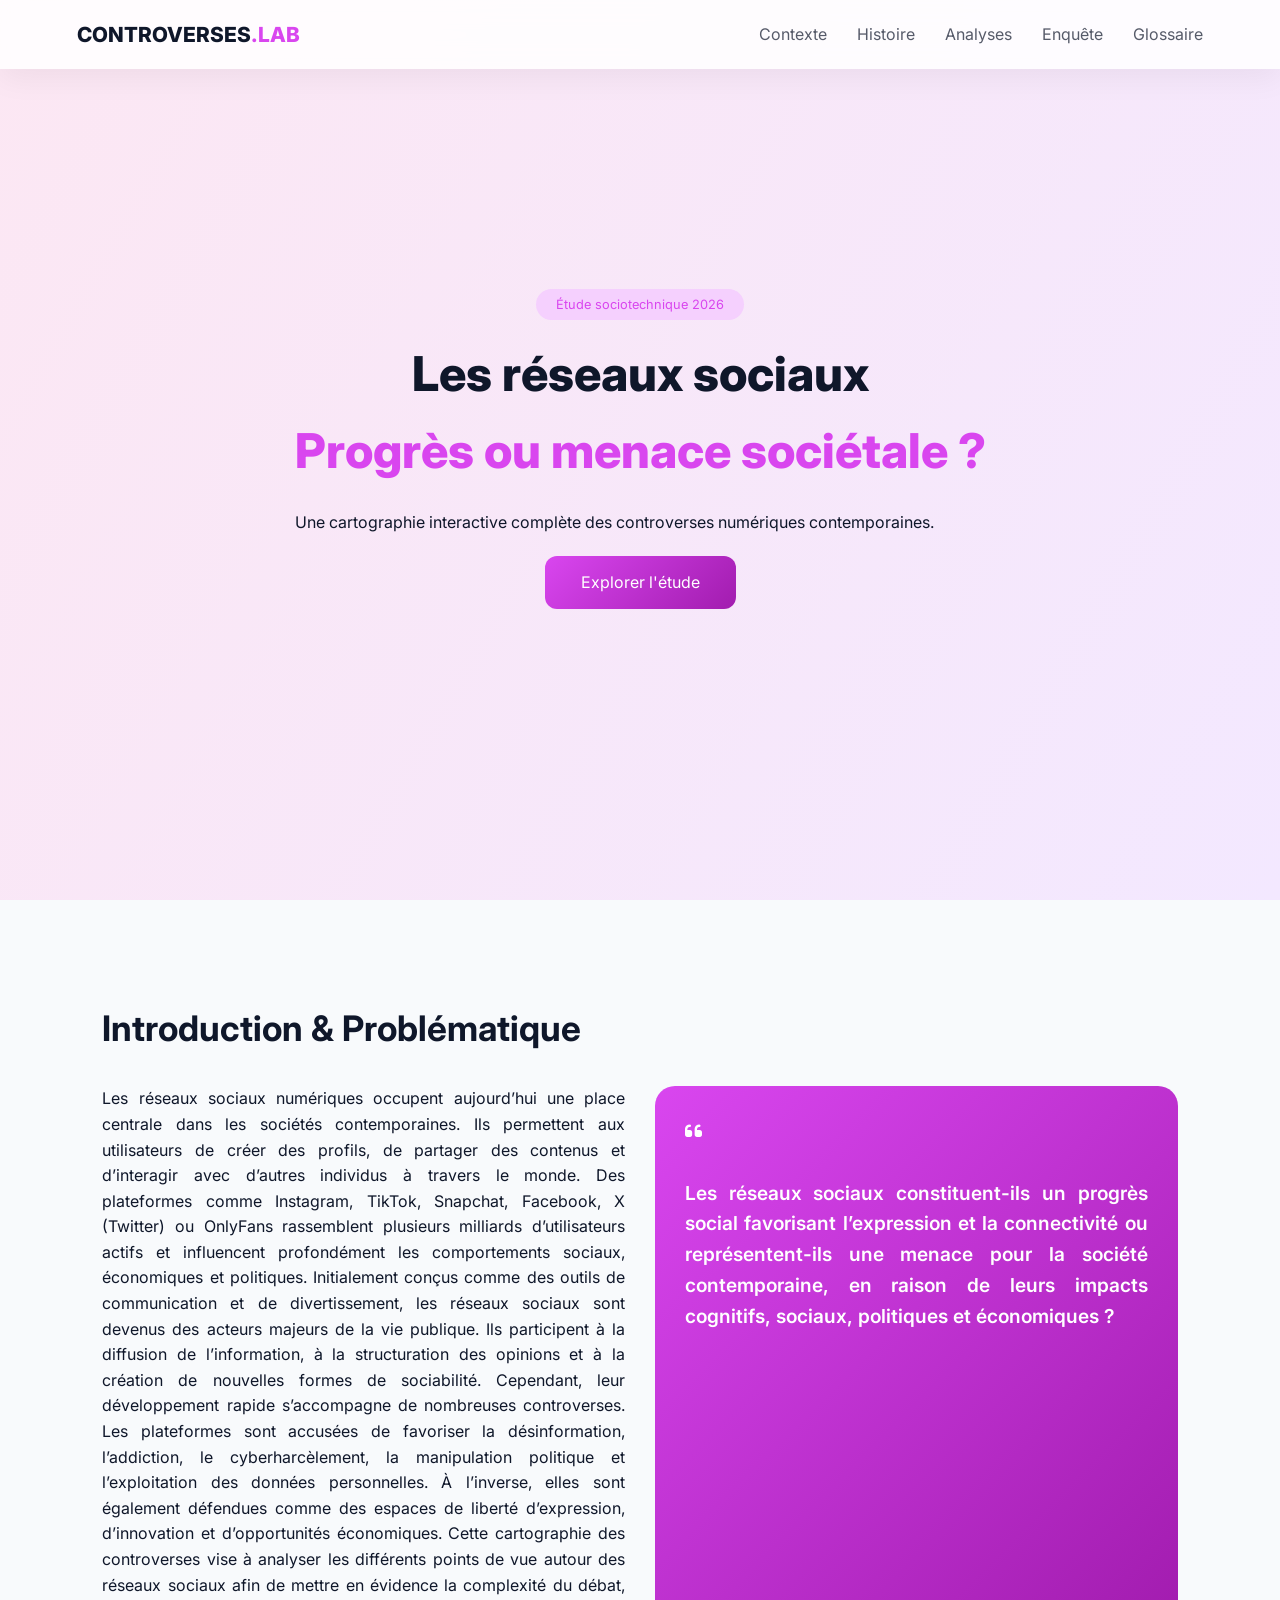
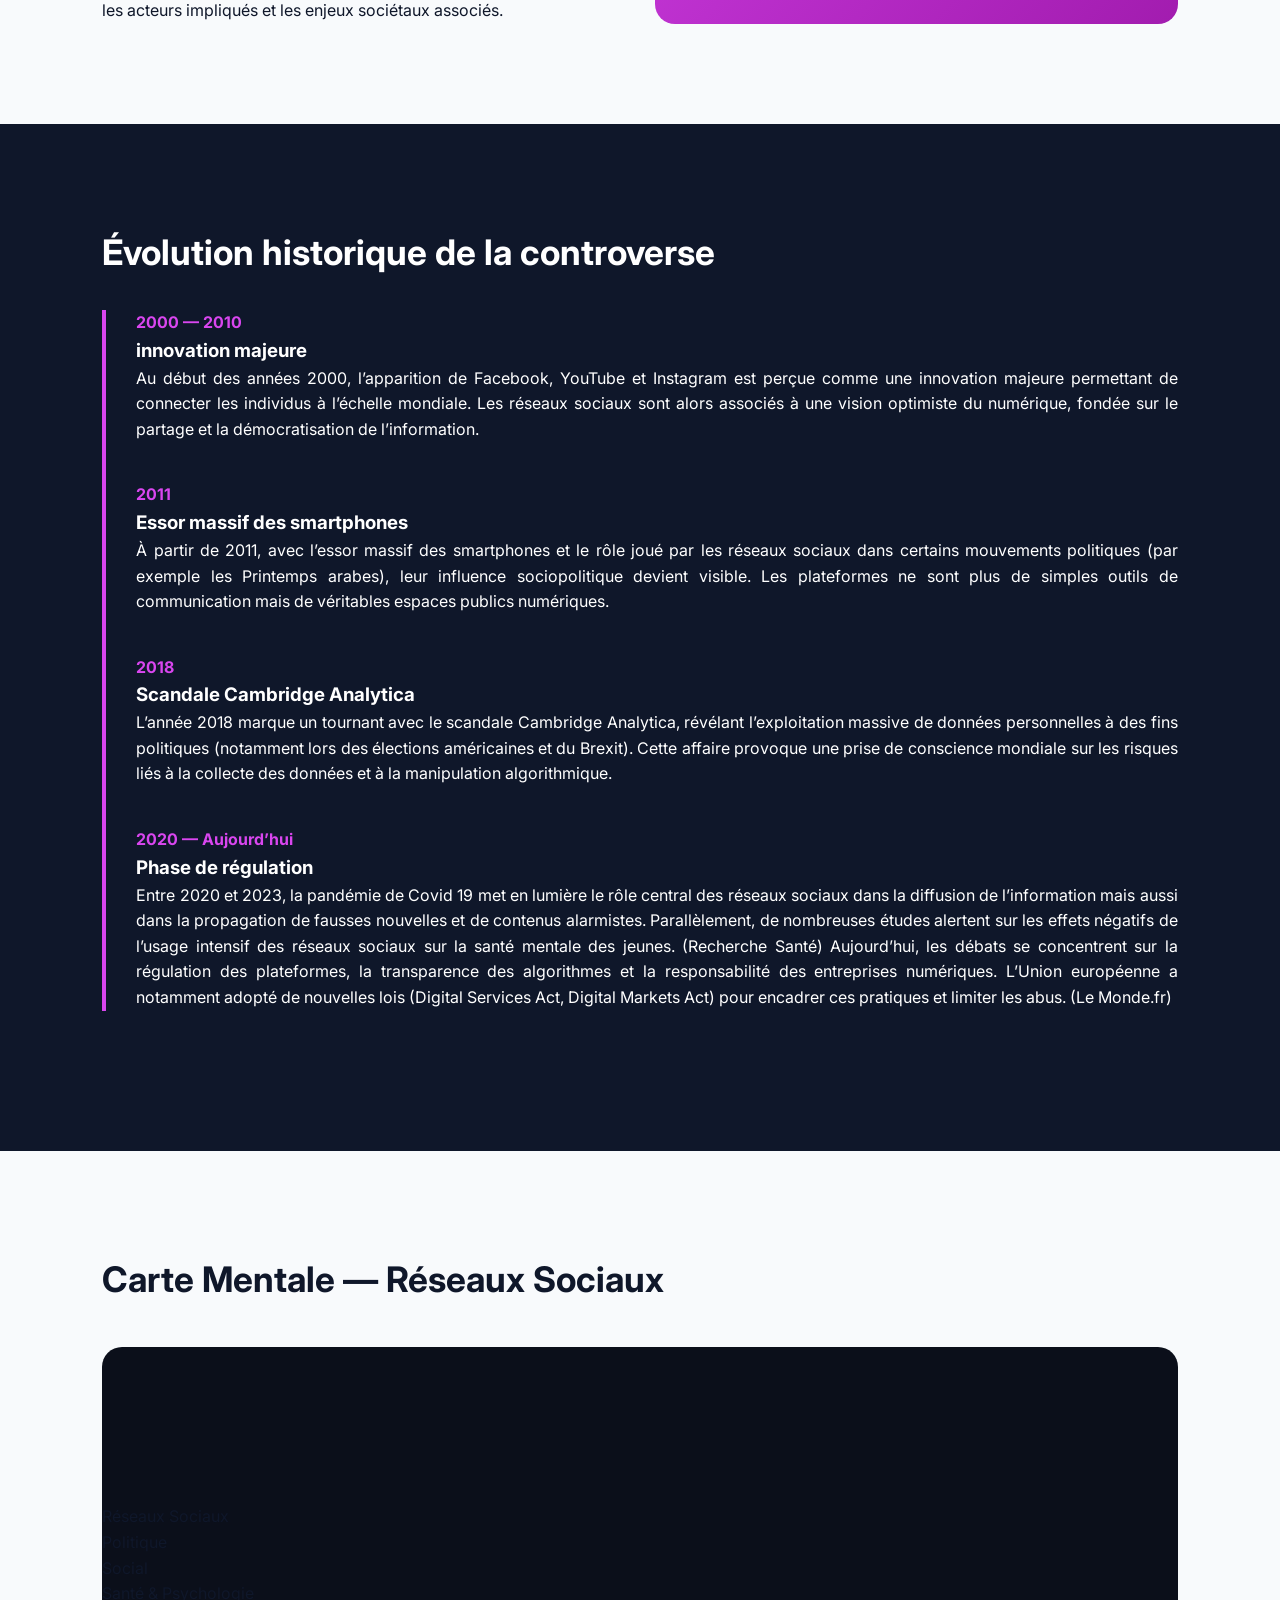
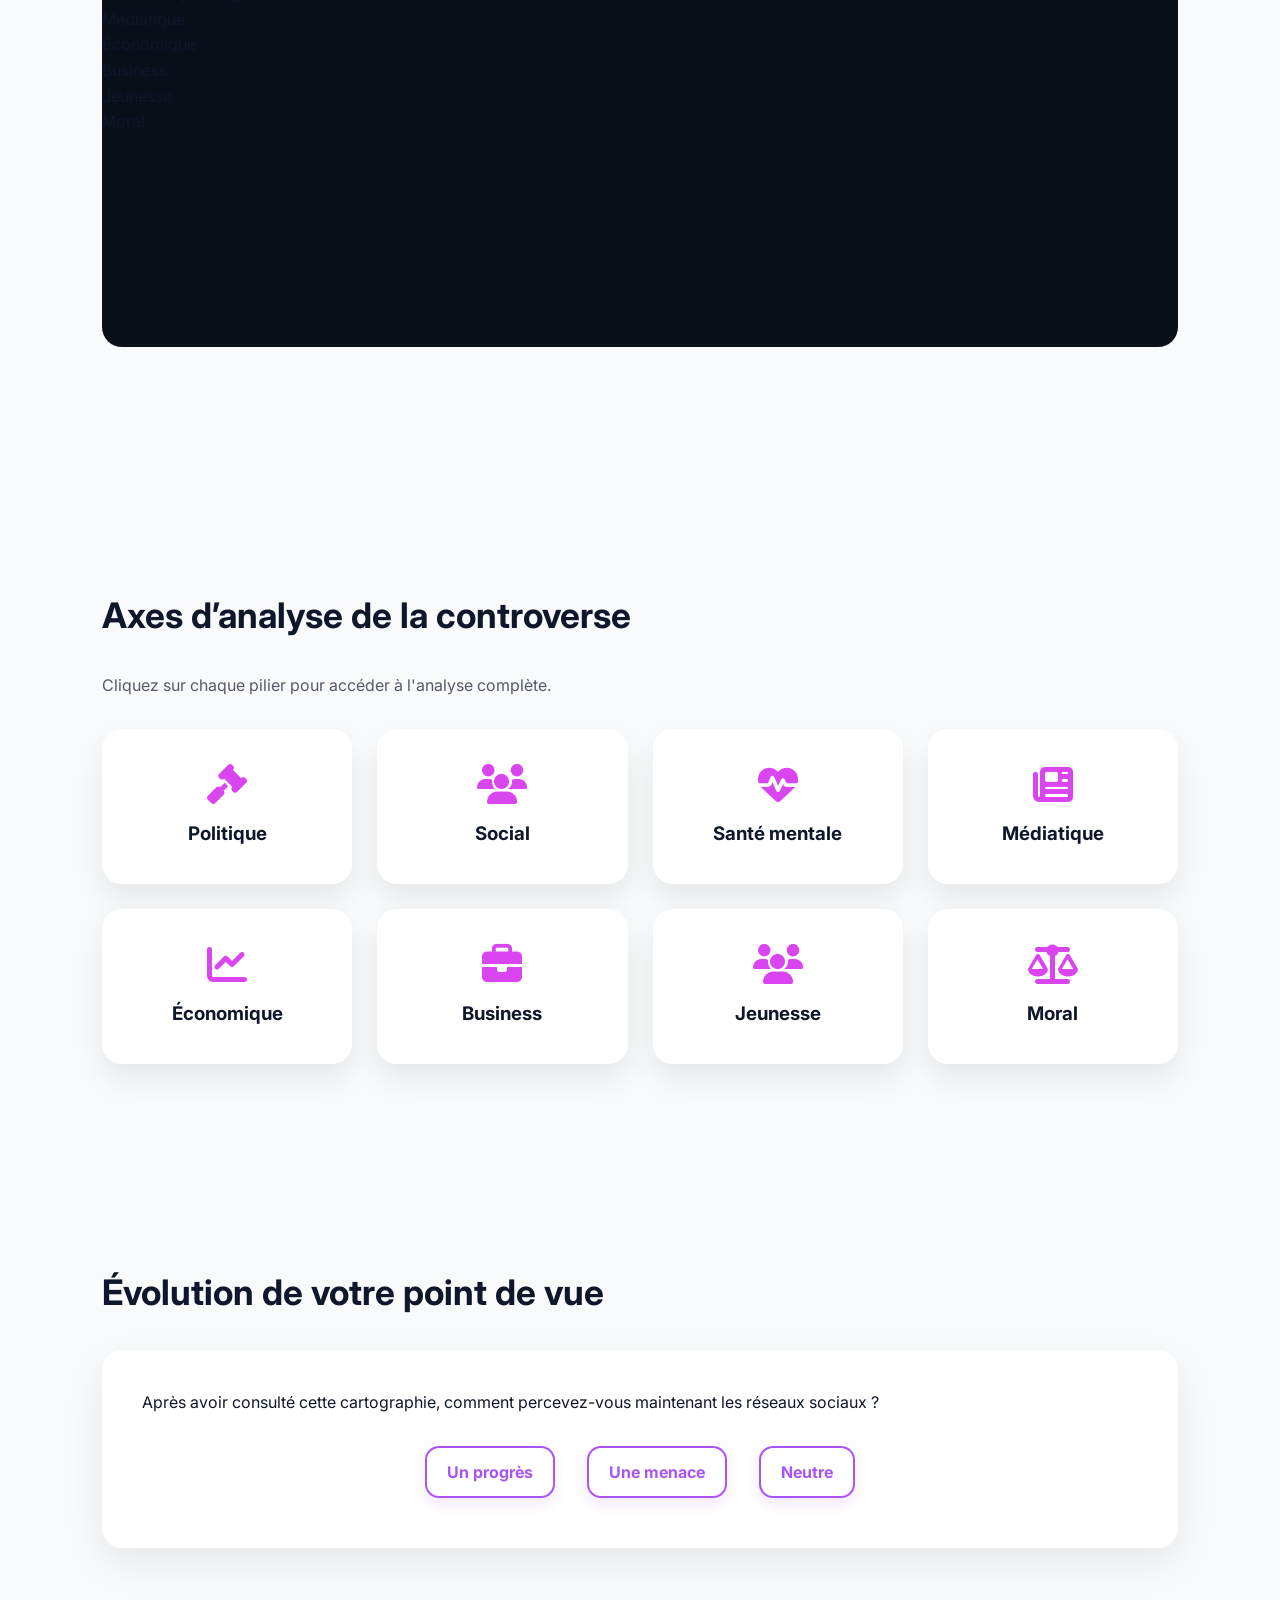
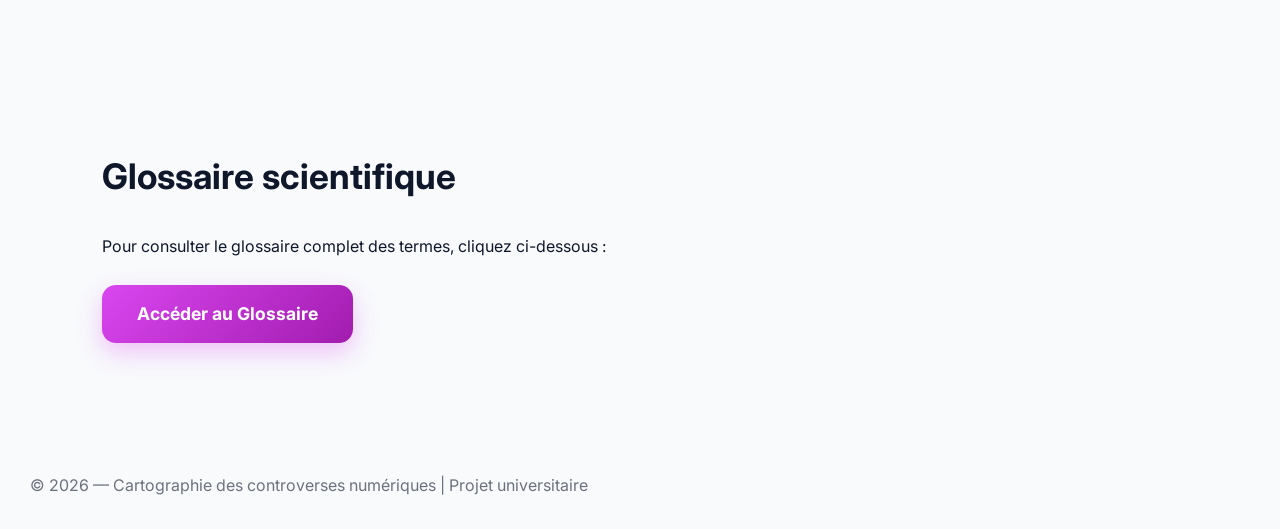
<file: Carto_controverse.html>
<!DOCTYPE html>
<html lang="fr">
<head>
<meta charset="UTF-8">
<meta name="viewport" content="width=device-width, initial-scale=1.0">

<title>Cartographie des controverses — Réseaux sociaux</title>

<link rel="stylesheet" href="https://cdnjs.cloudflare.com/ajax/libs/font-awesome/6.5.0/css/all.min.css">
<link href="https://fonts.googleapis.com/css2?family=Inter:wght@300;400;600;800&display=swap" rel="stylesheet">
<link rel="stylesheet" href="style.css">

</head>
<body>

<nav class="navbar">
    <div class="logo">CONTROVERSES<span>.LAB</span></div>
    <ul>
        <li><a href="#intro">Contexte</a></li>
        <li><a href="#chrono">Histoire</a></li>
        <li><a href="#axes">Analyses</a></li>
        <li><a href="#terrain">Enquête</a></li>
        <li><a href="#glossaire">Glossaire</a></li>
    </ul>
</nav>

<header class="hero">
    <div class="hero-content">
        <span class="badge">Étude sociotechnique 2026</span>
        <h1>Les réseaux sociaux<br><span>Progrès ou menace sociétale ?</span></h1>
        <p>Une cartographie interactive complète des controverses numériques contemporaines.</p>
        <a href="#intro" class="cta">Explorer l'étude</a>
    </div>
</header>

<section id="intro" class="section">
    <h2>Introduction & Problématique</h2>

    <div class="intro-grid">
        <p>
            Les réseaux sociaux numériques occupent aujourd’hui une place centrale dans les sociétés contemporaines. Ils permettent aux utilisateurs de créer des profils, de partager des contenus et d’interagir avec d’autres individus à travers le monde. Des plateformes comme Instagram, TikTok, Snapchat, Facebook, X (Twitter) ou OnlyFans rassemblent plusieurs milliards d’utilisateurs actifs et influencent profondément les comportements sociaux, économiques et politiques.
Initialement conçus comme des outils de communication et de divertissement, les réseaux sociaux sont devenus des acteurs majeurs de la vie publique. Ils participent à la diffusion de l’information, à la structuration des opinions et à la création de nouvelles formes de sociabilité. Cependant, leur développement rapide s’accompagne de nombreuses controverses. Les plateformes sont accusées de favoriser la désinformation, l’addiction, le cyberharcèlement, la manipulation politique et l’exploitation des données personnelles. À l’inverse, elles sont également défendues comme des espaces de liberté d’expression, d’innovation et d’opportunités économiques.
Cette cartographie des controverses vise à analyser les différents points de vue autour des réseaux sociaux afin de mettre en évidence la complexité du débat, les acteurs impliqués et les enjeux sociétaux associés.

        </p>

        <div class="problem-card">
            <i class="fa-solid fa-quote-left"></i>
            <p> <br>
                Les réseaux sociaux constituent-ils un progrès social favorisant l’expression et la connectivité ou représentent-ils une menace pour la société contemporaine, en raison de leurs impacts cognitifs, sociaux, politiques et économiques ?
            </p>
        </div>
    </div>
</section>

<section id="chrono" class="section dark">
    <h2>Évolution historique de la controverse</h2>

    <div class="timeline">

        <div class="event">
            <span>2000 — 2010</span>
            <h3>innovation majeure</h3>
            <p>
Au début des années 2000, l’apparition de Facebook, YouTube et Instagram est perçue comme une innovation majeure permettant de connecter les individus à l’échelle mondiale. Les réseaux sociaux sont alors associés à une vision optimiste du numérique, fondée sur le partage et la démocratisation de l’information.
            </p>
        </div>

        <div class="event">
            <span>2011</span>
            <h3>Essor massif des smartphones</h3>
            <p>
                À partir de 2011, avec l’essor massif des smartphones et le rôle joué par les réseaux sociaux dans certains mouvements politiques (par exemple les Printemps arabes), leur influence sociopolitique devient visible. Les plateformes ne sont plus de simples outils de communication mais de véritables espaces publics numériques.
            </p>
        </div>

        <div class="event">
            <span>2018</span>
            <h3>Scandale Cambridge Analytica</h3>
            <p>
                L’année 2018 marque un tournant avec le scandale Cambridge Analytica, révélant l’exploitation massive de données personnelles à des fins politiques (notamment lors des élections américaines et du Brexit). Cette affaire provoque une prise de conscience mondiale sur les risques liés à la collecte des données et à la manipulation algorithmique.
            </p>
        </div>

        <div class="event">
            <span>2020 — Aujourd’hui</span>
            <h3>Phase de régulation</h3>
            <p>
                Entre 2020 et 2023, la pandémie de Covid 19 met en lumière le rôle central des réseaux sociaux dans la diffusion de l’information mais aussi dans la propagation de fausses nouvelles et de contenus alarmistes. Parallèlement, de nombreuses études alertent sur les effets négatifs de l’usage intensif des réseaux sociaux sur la santé mentale des jeunes. (Recherche Santé)
Aujourd’hui, les débats se concentrent sur la régulation des plateformes, la transparence des algorithmes et la responsabilité des entreprises numériques. L’Union européenne a notamment adopté de nouvelles lois (Digital Services Act, Digital Markets Act) pour encadrer ces pratiques et limiter les abus. (Le Monde.fr)

            </p>
        </div>

    </div>
</section>

<section id="carte-mentale" class="section">
    <h2>Carte Mentale — Réseaux Sociaux</h2>
    <div class="mindmap-container">
        <!-- SVG pour les lignes -->
        <svg id="mindmap-lines" class="mindmap-lines"></svg>

        <!-- Nœuds -->
        <div class="node central" id="central-node">Réseaux Sociaux</div>
        <div class="node politique" id="politique-node">Politique</div>
        <div class="node social" id="social-node">Social</div>
        <div class="node sante" id="sante-node">Santé & Psychologie</div>
        <div class="node media" id="media-node">Médiatique</div>
        <div class="node eco" id="eco-node">Économique</div>
        <div class="node business" id="business-node">Business</div>
        <div class="node jeunesse" id="jeunesse-node">Jeunesse</div>
        <div class="node moral" id="moral-node">Moral</div>
    </div>
</section>

<section id="axes" class="section">
    <h2>Axes d’analyse de la controverse</h2>
    <p class="subtitle">Cliquez sur chaque pilier pour accéder à l'analyse complète.</p>

    <div class="cards">

        <div class="card" onclick="openModal('politique')">
            <i class="fa-solid fa-gavel"></i>
            <h3>Politique</h3>
        </div>

        <div class="card" onclick="openModal('social')">
            <i class="fa-solid fa-users"></i>
            <h3>Social</h3>
        </div>

        <div class="card" onclick="openModal('sante')">
            <i class="fa-solid fa-heart-pulse"></i>
            <h3>Santé mentale</h3>
        </div>

        <div class="card" onclick="openModal('media')">
            <i class="fa-solid fa-newspaper"></i>
            <h3>Médiatique</h3>
        </div>

        <div class="card" onclick="openModal('eco')">
            <i class="fa-solid fa-chart-line"></i>
            <h3>Économique</h3>
        </div>

        <div class="card" onclick="openModal('business')">
            <i class="fa-solid fa-briefcase"></i>
            <h3>Business</h3>
        </div>

        <div class="card" onclick="openModal('jeunesse')">
            <i class="fa-solid fa-users"></i>
            <h3>Jeunesse</h3>
        </div>

        <div class="card" onclick="openModal('moral')">
            <i class="fa-solid fa-scale-balanced"></i>
            <h3>Moral</h3>
        </div>

    </div>
</section>

<section id="terrain" class="section">
    <h2>Évolution de votre point de vue</h2>

    <div class="survey-box" id="quiz-content">
        <p>
            Après avoir consulté cette cartographie,
            comment percevez-vous maintenant les réseaux sociaux ?
        </p>

        <div class="buttons">
            <button onclick="finishQuiz('Progrès')">Un progrès</button>
            <button onclick="finishQuiz('Menace')">Une menace</button>
            <button onclick="finishQuiz('Neutre')">Neutre</button>
        </div>
    </div>
</section>

<section id="glossaire" class="section">
    <h2>Glossaire scientifique</h2>
    <p>Pour consulter le glossaire complet des termes, cliquez ci-dessous :</p><br>
    <a href="glossaire.html" class="btn-glossaire">Accéder au Glossaire</a>
</section>

<footer>
    <p>© 2026 — Cartographie des controverses numériques | Projet universitaire</p>
</footer>

<!-- MODAL -->
<div id="modal" class="modal">
    <div class="modal-content">
        <span onclick="closeModal()" class="close">&times;</span>
        <div id="modal-body"></div>
    </div>
</div>

<script src="script.js"></script>

<!-- QUIZ INITIAL POPUP -->
<div id="startQuiz" class="modal">
    <div class="modal-content">
        <h2>Quizz initial</h2>
        <h4>Première question : </h4>
        <p><br>
            Avant d'explorer cette cartographie,
            considérez-vous les réseaux sociaux comme :
        </p>

        <div class="buttons">
            <button onclick="startAnswer('Progrès')">Un progrès</button>
            <button onclick="startAnswer('Menace')">Une menace</button>
            <button onclick="startAnswer('Neutre')">Neutre</button>
        </div>
    </div>

    <div class="modal-content">
        <h4>Deuxième question : </h4>
        <p><br>
            Combien de temps passez-vous sur les réseaux sociaux par jour en moyenne ? 
        </p>

        <div class="buttons">
            <button onclick="startAnswer('une')">Moins d'une heure</button>
            <button onclick="startAnswer('deux')">Entre une et trois heures</button>
            <button onclick="startAnswer('trois')">Plus de trois heures</button>
        </div>
    </div>

    <div class="modal-content">
        <h4>Troisième question : </h4>
        <p><br>
            Êtes-vous confronté aux réseaux sociaux dans votre activité professionnelle ?
        </p>

        <div class="buttons">
            <button onclick="startAnswer('O')">Oui</button>
            <button onclick="startAnswer('N')">Non</button>
        </div>
    </div>

    <div class="modal-content">
        <h4>Quatrième question : </h4>
        <p><br>
            D'après vous, faudrait-il interdire ou autoriser les réseauc sociaux à la jeunesse ? 
        </p>

        <div class="buttons">
            <button onclick="startAnswer('A')">Autoriser</button>
            <button onclick="startAnswer('I')">Interdire</button>
        </div>
    </div>

    <div class="modal-content">
        <h4>Cinquième question : </h4>
        <p><br>
            D'après vous, combien de pourcentage les réseaux sociaux représentent-ils en terme économique ?
        </p>

        <div class="buttons">
            <button onclick="startAnswer('peu')">%</button>
            <button onclick="startAnswer('moyen')">%</button>
            <button onclick="startAnswer('beaucoup')">%</button>
        </div>
    </div>

    <div class="modal-content">
        <h4>Cinquième question : </h4>
        <p><br>
            D'après vous, combien de pourcentage les réseaux sociaux représentent-ils en terme économique ?
        </p>

        <div class="buttons">
            <button onclick="startAnswer('peu')">%</button>
            <button onclick="startAnswer('moyen')">%</button>
            <button onclick="startAnswer('beaucoup')">%</button>
        </div>
    </div>


    
</div>

</body>
</html>
</file>
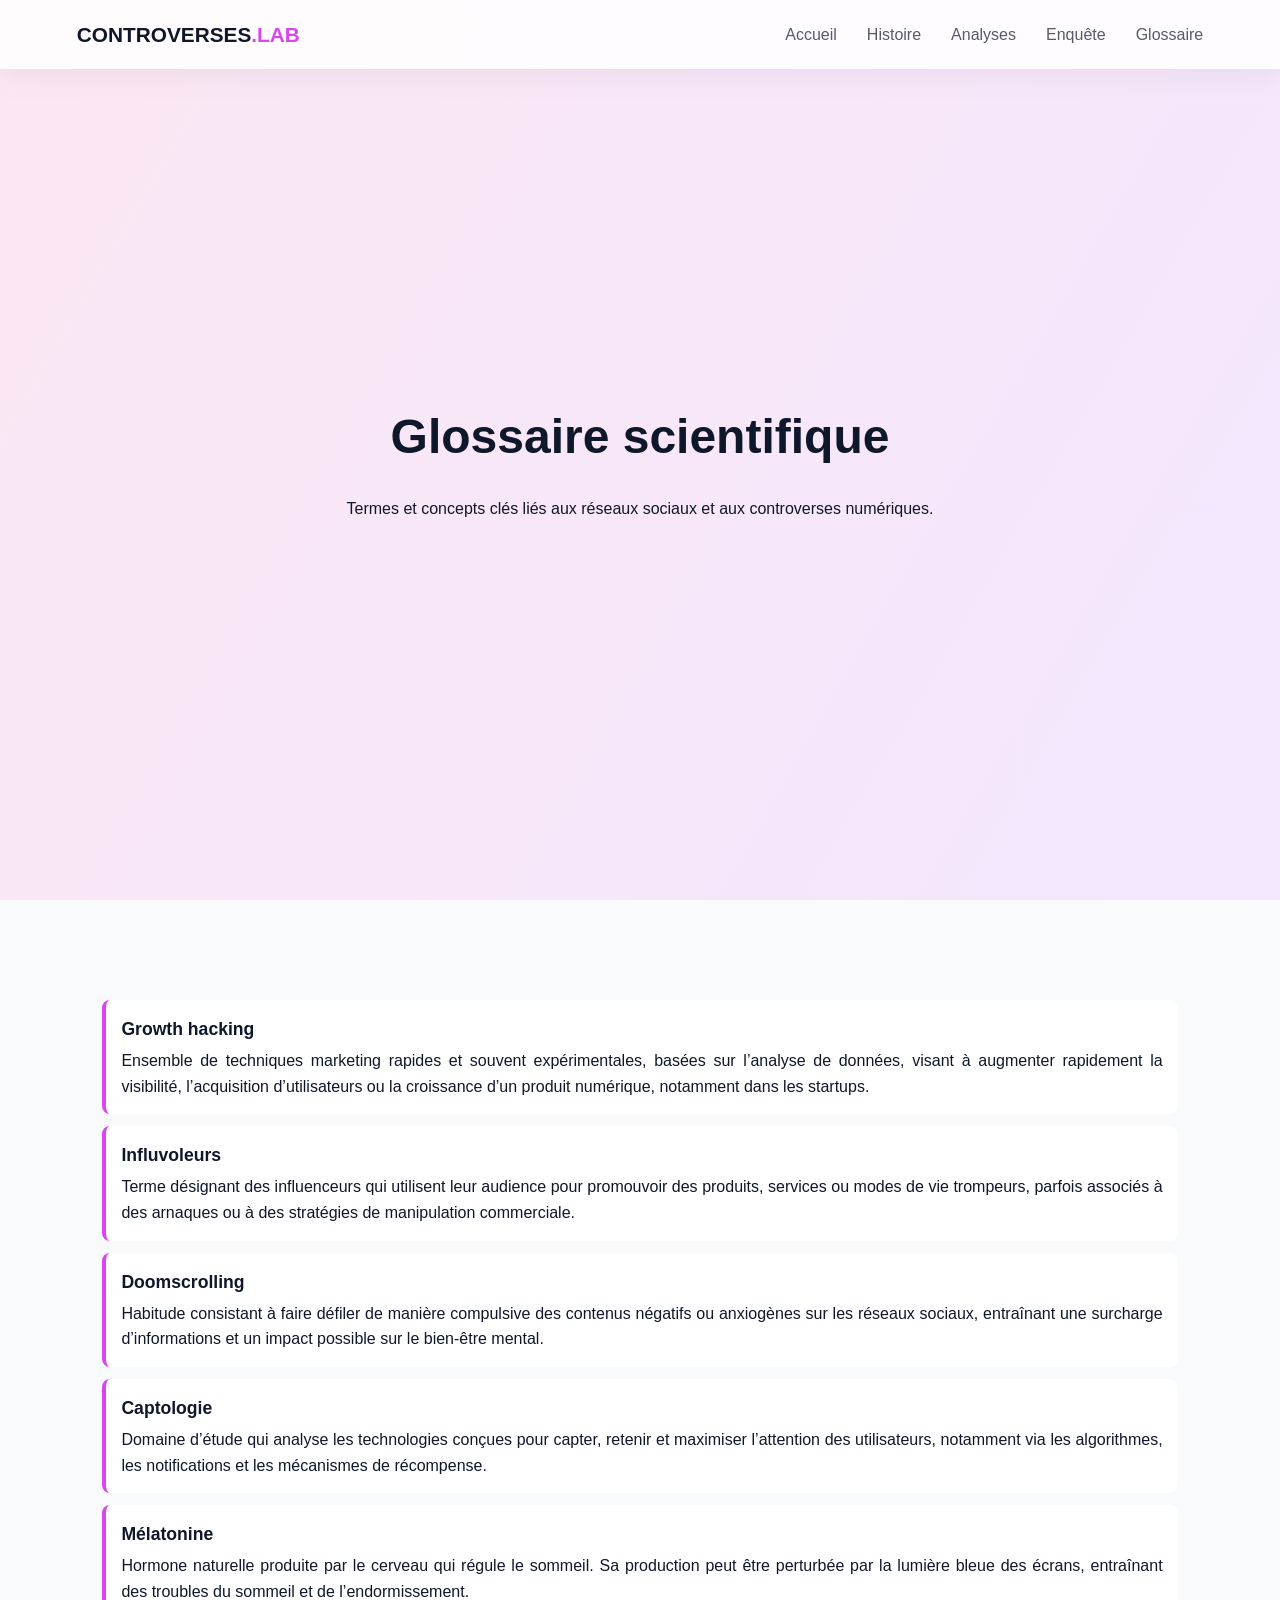
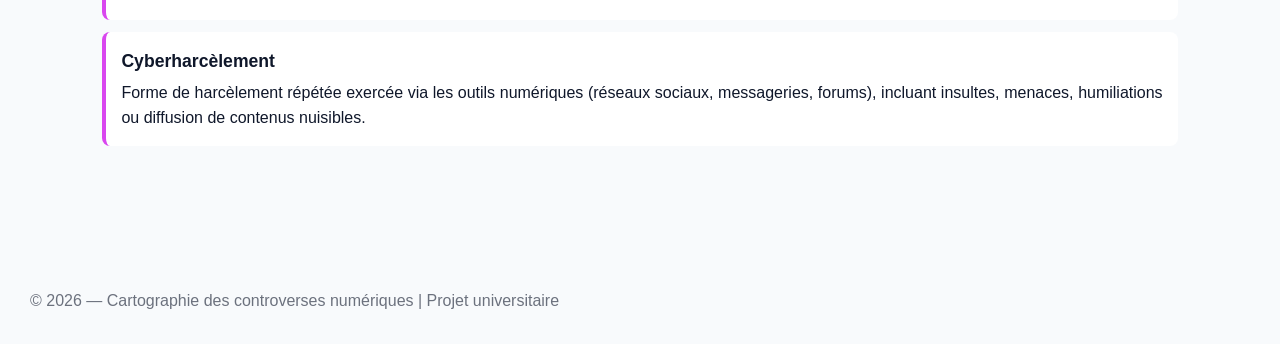
<file: glossaire.html>
<!DOCTYPE html>
<html lang="fr">
<head>
<meta charset="UTF-8">
<meta name="viewport" content="width=device-width, initial-scale=1.0">

<title>Glossaire | Cartographie des Controverses</title>

<link rel="stylesheet" href="style.css">
<link rel="stylesheet" href="https://cdnjs.cloudflare.com/ajax/libs/font-awesome/6.5.0/css/all.min.css">
</head>

<body>

<nav class="navbar">
    <div class="logo">CONTROVERSES<span>.LAB</span></div>
    <ul>
        <li><a href="index.html#intro">Accueil</a></li>
        <li><a href="index.html#chrono">Histoire</a></li>
        <li><a href="index.html#axes">Analyses</a></li>
        <li><a href="index.html#terrain">Enquête</a></li>
        <li><a href="glossaire.html">Glossaire</a></li>
    </ul>
</nav>

<header class="hero">
    <div class="hero-content">
        <h1>Glossaire scientifique</h1>
        <p>Termes et concepts clés liés aux réseaux sociaux et aux controverses numériques.</p>
    </div>
</header>

<main class="section container">
    <div id="glossary-container"></div>
</main>

<footer>
    <p>© 2026 — Cartographie des controverses numériques | Projet universitaire</p>
</footer>

<!-- JS qui génère automatiquement le glossaire -->
<script src="script.js"></script>

</body>
</html>
</file>
<file: style.css>
:root {
    --bg: #f8fafc;
    --dark: #0f172a;
    --card: #ffffff;

    /* 💜 nouveau violet rose style Instagram */
    --accent: #d946ef;
    --accent-dark: #a21caf;
    --accent-light: #f5d0fe;

    --soft: #e2e8f0;
}

/* =====================
RESET
===================== */
* {
    margin: 0;
    padding: 0;
    box-sizing: border-box;
    font-family: 'Inter', sans-serif;
}

body {
    background: var(--bg);
    color: var(--dark);
    scroll-behavior: smooth;
    line-height: 1.6;
}

/* =====================
NAVBAR
===================== */
.navbar {
    position: fixed;
    width: 100%;
    padding: 18px 6%;
    background: rgba(255,255,255,0.85);
    backdrop-filter: blur(12px);
    display: flex;
    justify-content: space-between;
    align-items: center;
    box-shadow: 0 10px 30px rgba(0,0,0,0.05);
    z-index: 1000;
}

.logo {
    font-weight: 800;
    font-size: 1.3rem;
}

.logo span {
    color: var(--accent);
}

.navbar ul {
    display: flex;
    gap: 30px;
    list-style: none;
}

.navbar a {
    text-decoration: none;
    color: var(--dark);
    opacity: 0.7;
    transition: 0.2s;
}

.navbar a:hover {
    opacity: 1;
    color: var(--accent);
}

/* =====================
HERO
===================== */
.hero {
    height: 100vh;
    display: flex;
    align-items: center;
    justify-content: center;
    text-align: center;
    background: linear-gradient(120deg,#fce7f3,#f3e8ff);
    padding: 20px;
}

.hero-content h1 {
    font-size: 3rem;
    margin: 20px 0;
    font-weight: 800;
}

.hero span {
    color: var(--accent);
}

.badge {
    background: var(--accent-light);
    padding: 8px 20px;
    border-radius: 20px;
    color: var(--accent-dark);
    font-size: .8rem;
}

/* =====================
CTA
===================== */
.cta {
    display: inline-block;
    margin-top: 20px;
    padding: 14px 36px;
    background: linear-gradient(135deg, var(--accent), var(--accent-dark));
    color: white;
    border-radius: 12px;
    text-decoration: none;
    transition: 0.3s;
}

.cta:hover {
    transform: translateY(-3px);
}

/* =====================
SECTIONS
===================== */
.section {
    padding: 100px 8%;
    max-width: 1300px;
    margin: auto;
}

.dark {
    background: #0f172a;
    color: white;
}

h2 {
    font-size: 2.2rem;
    margin-bottom: 30px;
}

.subtitle {
    opacity: 0.7;
    margin-bottom: 30px;
}

/* =====================
INTRO
===================== */
.intro-grid {
    display: grid;
    grid-template-columns: 1fr 1fr;
    gap: 30px;
}

.problem-card {
    background: linear-gradient(135deg, var(--accent), var(--accent-dark));
    color: white;
    padding: 30px;
    border-radius: 20px;
    font-size: 1.2rem;
    font-weight: 600;
}

/* =====================
TIMELINE
===================== */
.timeline {
    border-left: 4px solid var(--accent);
    padding-left: 30px;
}

.event {
    margin-bottom: 40px;
}

.event span {
    font-weight: bold;
    color: var(--accent);
}

/* =====================
CARDS
===================== */
.cards {
    display: grid;
    grid-template-columns: repeat(auto-fit,minmax(200px,1fr));
    gap: 25px;
}

.card {
    background: var(--card);
    padding: 35px;
    border-radius: 20px;
    box-shadow: 0 15px 30px rgba(0,0,0,0.08);
    text-align: center;
    cursor: pointer;
    transition: 0.3s;
}

.card:hover {
    transform: translateY(-8px);
}

.card i {
    font-size: 2.5rem;
    color: var(--accent);
    margin-bottom: 15px;
}

/* =====================
QUIZ
===================== */
.survey-box {
    background: white;
    padding: 40px;
    border-radius: 20px;
    box-shadow: 0 15px 40px rgba(0,0,0,.08);
    text-align: center;
}

.buttons button {
    margin: 10px;
    padding: 14px 30px;
    border: none;
    border-radius: 10px;
    background: linear-gradient(135deg, var(--accent), var(--accent-dark));
    color: white;
    cursor: pointer;
}

/* =====================
GLOSSAIRE
===================== */
.glossary-item {
    background: white;
    padding: 15px;
    margin-bottom: 12px;
    border-left: 4px solid var(--accent);
    border-radius: 8px;
    transition: 0.2s;
}

.glossary-item:hover {
    transform: translateX(5px);
}

.glossary-item b {
    display: block;
    font-size: 1.1rem;
    margin-bottom: 5px;
}

/* =====================
MODAL
===================== */
.modal {
    display: none;
    position: fixed;
    top: 0;
    left: 0;
    width: 100%;
    height: 100%;
    background: rgba(0,0,0,0.6);
    backdrop-filter: blur(6px);
    z-index: 3000;
}

.modal-content {
    background: var(--card);
    width: 90%;
    max-width: 900px;
    max-height: 85vh;
    overflow-y: auto;
    margin: 5vh auto;
    padding: 50px;
    border-radius: 30px;
    position: relative;
    box-shadow: 0 30px 60px rgba(0,0,0,0.2);
}

.close {
    position: absolute;
    top: 15px;
    right: 20px;
    font-size: 30px;
    cursor: pointer;
}

/* scrollbar */
.modal-content::-webkit-scrollbar {
    width: 8px;
}

.modal-content::-webkit-scrollbar-thumb {
    background: var(--accent);
    border-radius: 20px;
}

/* =====================
FOOTER
===================== */
footer {
    padding: 30px;
    text-align: center;
    opacity: 0.6;
}

/* =====================
TEXT STYLE
===================== */
p {
    text-align: justify;
    line-height: 1.6;
}

/* =====================
MINDMAP (image only friendly)
===================== */
.mindmap-container {
    position: relative;
    width: 100%;
    height: 600px;
    margin: 40px auto;
    background: #0b0f1a;
    border-radius: 20px;
    overflow: hidden;
}

.mindmap-image {
    display: flex;
    justify-content: center;
}

.mindmap-image img {
    max-width: 90%;
    border-radius: 12px;
    box-shadow: 0 10px 30px rgba(0,0,0,0.2);
}

.btn-glossaire {
    display: inline-block;
    padding: 15px 35px;
    background: linear-gradient(135deg, #d946ef, #a21caf);
    color: white;
    font-weight: 700;
    font-size: 1.1rem;
    border-radius: 14px;
    text-decoration: none;
    box-shadow: 0 10px 25px rgba(217, 70, 239, 0.3);
    transition: 0.3s ease;
}

.btn-glossaire:hover {
    transform: translateY(-3px);
    box-shadow: 0 15px 35px rgba(162, 28, 175, 0.4);
}

#progress {
    font-weight: bold;
    margin-bottom: 10px;
    color: var(--accent);
}

#question-container {
    font-size: 1.2rem;
    margin: 20px 0;
    font-weight: 600;
}

#openAnswer {
    width: 100%;
    min-height: 80px;
    padding: 10px;
    margin-top: 10px;
    border-radius: 10px;
    border: 1px solid #ccc;
    resize: none;
}

/* ===================== */
/* BOUTONS QUIZ MODERNES */
/* ===================== */

button {
    font-family: 'Inter', sans-serif;
}

/* boutons de réponse */
#choice-area button {
    display: inline-block;
    padding: 12px 18px;
    margin: 8px;
    
    border: 2px solid transparent;
    border-radius: 12px;

    background: #f3f4f6;
    color: #111827;

    font-size: 15px;
    font-weight: 600;

    cursor: pointer;

    transition: all 0.2s ease;
    box-shadow: 0 4px 10px rgba(0,0,0,0.06);
}

/* hover */
#choice-area button:hover {
    transform: translateY(-2px);
    background: #e5e7eb;
    box-shadow: 0 8px 18px rgba(0,0,0,0.10);
}

/* bouton sélectionné (ajout JS possible si tu veux upgrade) */
#choice-area button.active {
    background: #a855f7;
    color: white;
    box-shadow: 0 8px 20px rgba(168,85,247,0.35);
}

/* bouton valider */
#validerBtn {
    margin-top: 15px;
    padding: 12px 20px;

    border: none;
    border-radius: 12px;

    background: #a855f7;
    color: white;

    font-size: 16px;
    font-weight: 700;

    cursor: pointer;

    transition: all 0.25s ease;
    box-shadow: 0 8px 20px rgba(168,85,247,0.25);
}

/* hover valider */
#validerBtn:hover {
    transform: translateY(-2px);
    box-shadow: 0 12px 25px rgba(168,85,247,0.35);
}

/* disabled */
#validerBtn:disabled {
    background: #d1d5db;
    color: #6b7280;
    cursor: not-allowed;
    box-shadow: none;
    transform: none;
}

/* textarea */
#openAnswer {
    width: 100%;
    margin-top: 15px;
    padding: 12px;

    border-radius: 12px;
    border: 1px solid #e5e7eb;

    font-family: 'Inter', sans-serif;

    resize: none;

    transition: 0.2s;
}

#openAnswer:focus {
    outline: none;
    border-color: #a855f7;
    box-shadow: 0 0 0 3px rgba(168,85,247,0.15);
}

/* question */
#question-container h3 {
    font-size: 18px;
    font-weight: 700;
    margin-bottom: 15px;
}

/* bouton sélectionné */
#choice-area button.selected {
    background: #a855f7;
    color: white;
    border-color: #a855f7;

    box-shadow: 0 8px 20px rgba(168,85,247,0.35);
    transform: translateY(-2px);
}

.cta-end {
    margin-top: 20px;
    padding: 14px 20px;

    background: #a855f7;
    color: white;

    border: none;
    border-radius: 12px;

    font-size: 16px;
    font-weight: 700;

    cursor: pointer;

    transition: 0.25s ease;
    box-shadow: 0 8px 20px rgba(168,85,247,0.25);
}

.cta-end:hover {
    transform: translateY(-2px);
    box-shadow: 0 12px 25px rgba(168,85,247,0.35);
}

/* ===================== */
/* BOUTONS SONDAGE FINAL VIOLET */
/* ===================== */

#terrain .buttons {
    display: flex;
    flex-wrap: wrap;
    justify-content: center;
    gap: 12px;
    margin-top: 20px;
}

/* bouton normal */
#terrain button {
    padding: 14px 20px;

    border: 2px solid #a855f7;
    border-radius: 14px;

    background: white;
    color: #a855f7;

    font-size: 16px;
    font-weight: 700;

    cursor: pointer;

    transition: all 0.25s ease;

    box-shadow: 0 6px 15px rgba(168,85,247,0.15);
}

/* hover violet */
#terrain button:hover {
    transform: translateY(-3px);

    background: #a855f7;
    color: white;

    box-shadow: 0 12px 25px rgba(168,85,247,0.35);
}

/* bouton actif (si tu l’utilises plus tard) */
#terrain button.active {
    background: #7c3aed;
    color: white;
    border-color: #7c3aed;

    box-shadow: 0 12px 30px rgba(124,58,237,0.4);
}

/* focus accessibilité */
#terrain button:focus {
    outline: none;
    box-shadow: 0 0 0 4px rgba(168,85,247,0.25);
}

/* mobile */
@media (max-width: 600px) {
    #terrain .buttons {
        flex-direction: column;
        align-items: center;
    }

    #terrain button {
        width: 90%;
    }
}

/* ===================== */
/* MICRO-TROTTOIR */
/* ===================== */

#audio-container,
.audio-container {
    display: flex;
    flex-wrap: wrap;
    justify-content: center;
    gap: 20px;
    margin-top: 30px;
}

.audio-card {
    background: white;
    border-radius: 16px;

    padding: 20px;
    width: 280px;

    box-shadow: 0 10px 25px rgba(0,0,0,0.08);

    border: 2px solid rgba(168,85,247,0.2);

    transition: 0.3s ease;
}

.audio-card:hover {
    transform: translateY(-5px);
    box-shadow: 0 15px 35px rgba(168,85,247,0.25);
    border-color: #a855f7;
}

.audio-card h3 {
    margin-bottom: 10px;
    color: #a855f7;
    font-size: 18px;
}

.audio-card .note {
    margin-top: 10px;
    font-size: 14px;
    color: #6b7280;
}

/* lecteur audio */
.audio-card audio {
    width: 100%;
    margin-top: 10px;
}

/* mobile */
@media (max-width: 600px) {
    .audio-container {
        flex-direction: column;
        align-items: center;
    }

    .audio-card {
        width: 90%;
    }
}
</file>
